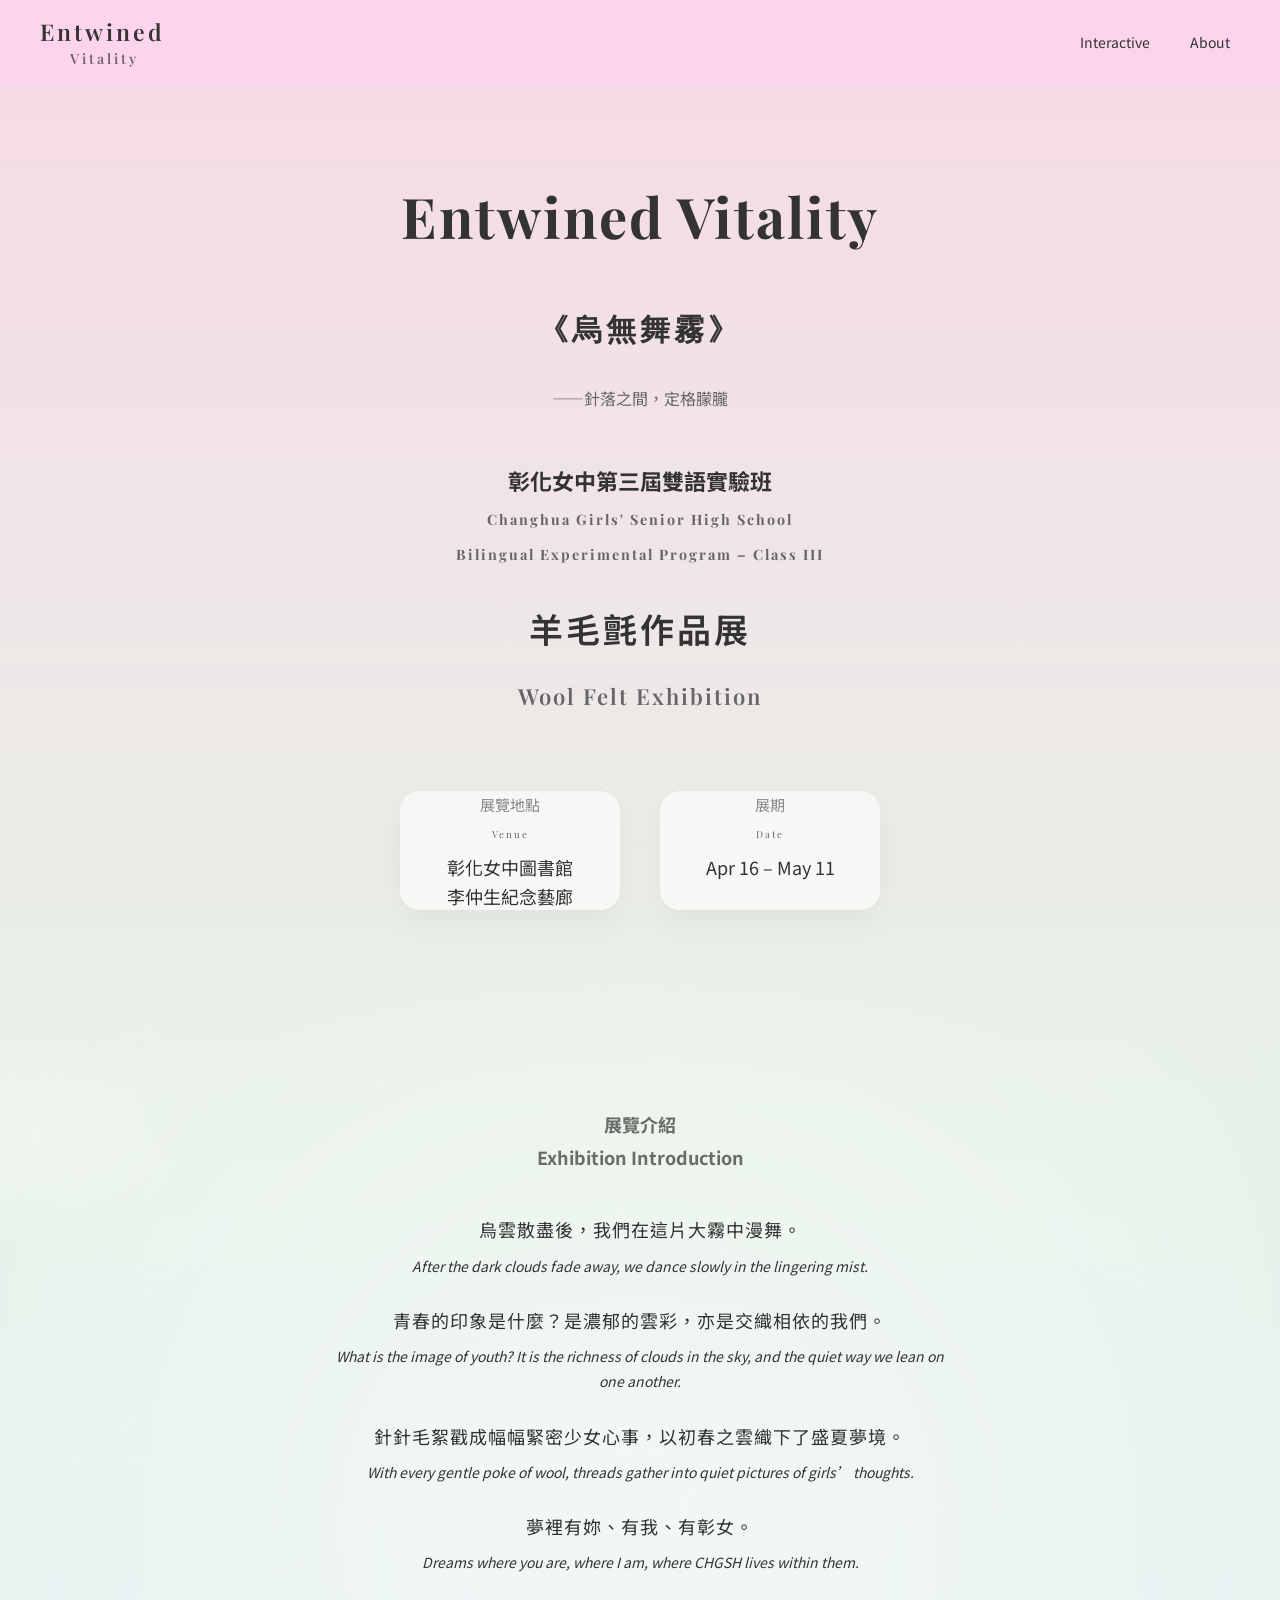
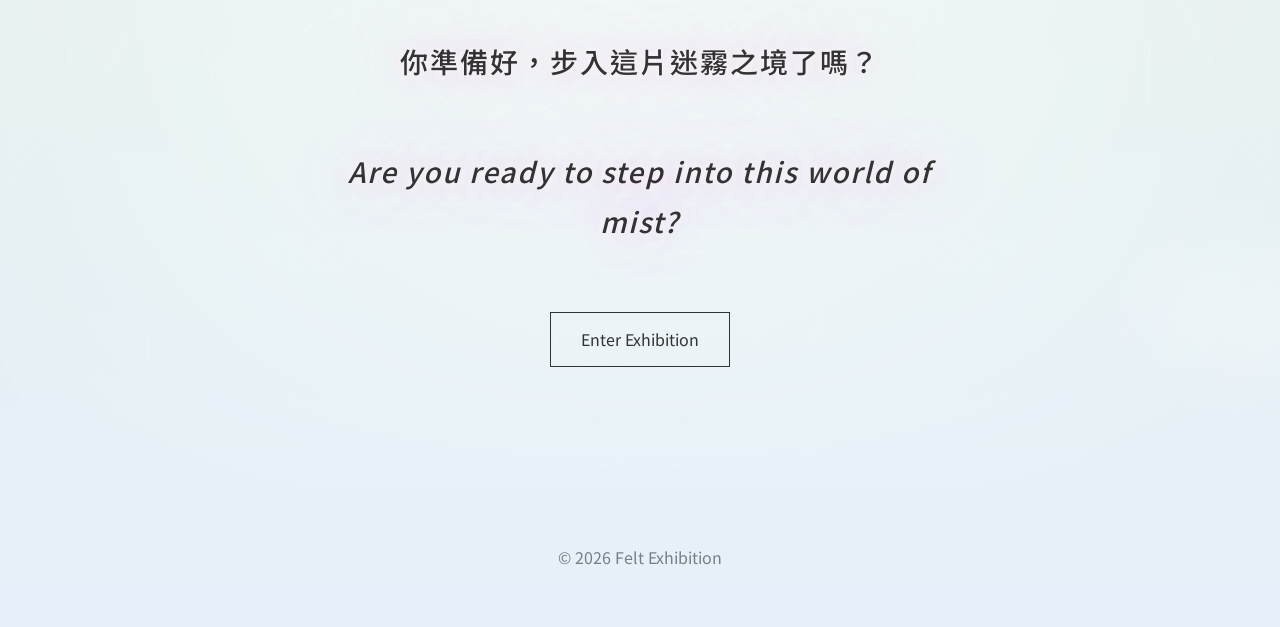
<file: index.html>
<!DOCTYPE html>
<html lang="zh-TW">
<head>
  <meta charset="UTF-8">
  <meta name="viewport" content="width=device-width, initial-scale=1.0">
  <title>Entwined Vitality </title>

  <link rel="stylesheet" href="css/style.css">

  <!-- 字體 -->
  <link href="https://fonts.googleapis.com/css2?family=Playfair+Display:wght@400;600&family=Noto+Sans+TC:wght@300;400;600&display=swap" rel="stylesheet">
</head>

<body>

<!-- 🔹 導覽列 -->
<header class="nav">
  <a href="index.html" class="nav-logo" >Entwined<br> <span>Vitality</span></a>
  <nav>
    <a href="game.html">Interactive</a>
    <a href="about.html">About</a>
  </nav>
</header>

<!-- 🔹 展覽主視覺 -->
<section class="exhibition-info">

  <!-- ⭐ 主標 -->
  <h1 class="main-title scroll-fade">
    Entwined Vitality<br>
    <span>《烏無舞霧》</span>
  </h1>

  <p class="tagline scroll-fade">
    ——針落之間，定格朦朧
  </p>

  <!-- 次標 -->
  <h2 class="exhibition-title scroll-fade">
    彰化女中第三屆雙語實驗班<br>
    <span class="eng">
      Changhua Girls' Senior High School<br>
      Bilingual Experimental Program – Class III
    </span>
  </h2>

  <h3 class="exhibition-main scroll-fade">
    羊毛氈作品展<br>
    <span class="eng">Wool Felt Exhibition</span>
  </h3>

  <!-- 展覽資訊 -->
  <div class="exhibition-details">

    <div class="info-block scroll-fade">
      <div class="info-label">
        展覽地點<br>
        <span class="eng">Venue</span>
      </div>
      <div class="info-text">
        彰化女中圖書館<br>
        李仲生紀念藝廊
      </div>
    </div>

    <div class="info-block scroll-fade">
      <div class="info-label">
        展期<br>
        <span class="eng">Date</span>
      </div>
      <div class="info-text">
        Apr 16 – May 11
      </div>
    </div>

  </div>

</section>

<!-- 🔹 氛圍＋介紹 -->
<section class="hero">

  <canvas id="fiberCanvas"></canvas>
  <div class="cloud cloud1"></div>
  <div class="cloud cloud2"></div>

  <div class="intro">

    <h3 class="subtitle">展覽介紹<br>Exhibition Introduction</h3>

    <p class="scroll-fade chinese">烏雲散盡後，我們在這片大霧中漫舞。</p>
    <p class="scroll-fade english">After the dark clouds fade away, we dance slowly in the lingering mist.</p>

    <p class="scroll-fade chinese">青春的印象是什麼？是濃郁的雲彩，亦是交織相依的我們。</p>
    <p class="scroll-fade english">What is the image of youth? It is the richness of clouds in the sky, and the quiet way we lean on one another.</p>

    <p class="scroll-fade chinese">針針毛絮戳成幅幅緊密少女心事，以初春之雲織下了盛夏夢境。</p>
    <p class="scroll-fade english">With every gentle poke of wool, threads gather into quiet pictures of girls’ thoughts.</p>

    <p class="scroll-fade chinese">夢裡有妳、有我、有彰女。</p>
    <p class="scroll-fade english">Dreams where you are, where I am, where CHGSH lives within them.</p>

    <p class="scroll-fade final chinese">你準備好，步入這片迷霧之境了嗎？</p>
    <p class="scroll-fade final english">Are you ready to step into this world of mist?</p>

    <a href="gallery.html" class="enter-btn">Enter Exhibition</a>

  </div>

</section>

<footer>
  <p>© 2026 Felt Exhibition</p>
</footer>

<script src="JS/main.js"></script>

</body>
</html>
</file>
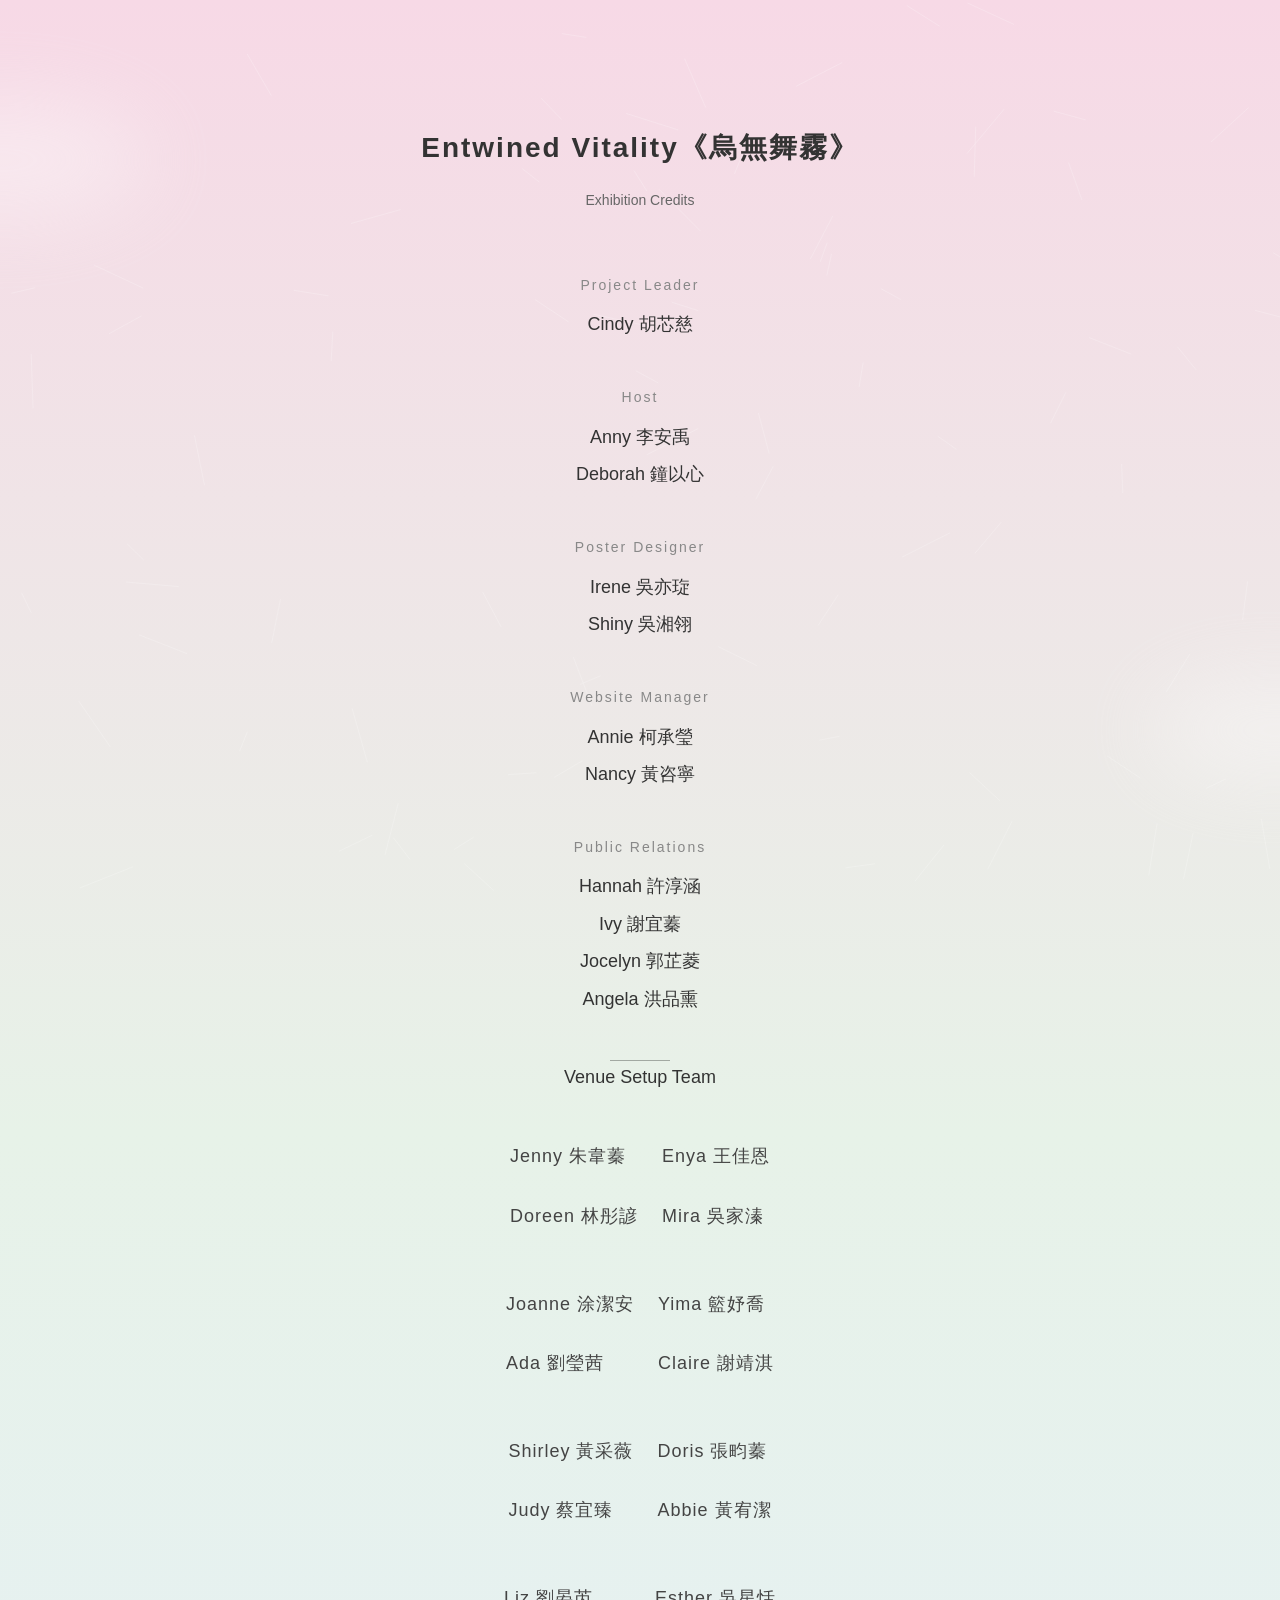
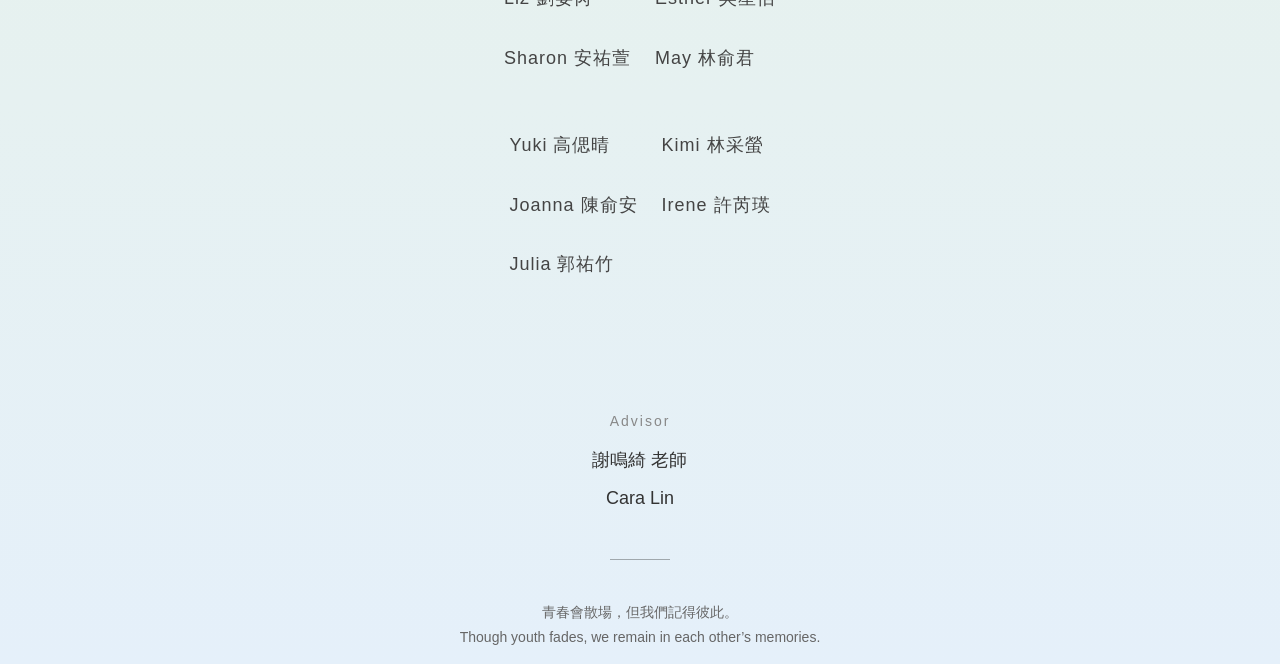
<file: about.html>
<!DOCTYPE html>
<html lang="zh-TW">
<head>
  <meta charset="UTF-8">
  <meta name="viewport" content="width=device-width,initial-scale=1">
  <title>About</title>
  <link rel="stylesheet" href="css/style.css">

  <style>
    /* ===== 整體 ===== */
    .about-section {
      padding: 100px 20px;
      text-align: center;
      max-width: 800px;
      margin:0 auto;
    }

    /* ===== 動畫 ===== */
    .fade-up {
      opacity: 0;
      transform: translateY(30px);
      animation: fadeUp 1s ease forwards;
    }

    .fade-up:nth-child(1) { animation-delay: 0.2s; }
    .fade-up:nth-child(2) { animation-delay: 0.4s; }
    .fade-up:nth-child(3) { animation-delay: 0.6s; }
    .fade-up:nth-child(4) { animation-delay: 0.8s; }
    .fade-up:nth-child(5) { animation-delay: 1s; }

    @keyframes fadeUp {
      to {
        opacity: 1;
        transform: translateY(0);
      }
    }

    /* ===== 上半（電影感） ===== */
    .credits-title {
      font-size: 28px;
      margin-bottom: 10px;
      letter-spacing: 2px;
    }

    .credits-sub {
      font-size: 14px;
      color: #666;
      margin-bottom: 60px;
    }

    .credits-block {
      margin-bottom: 40px;
      text-align: center;
      display: flex;
      flex-direction: column;
      align-items: center;
    }

    .credits-role {
      font-size: 14px;
      letter-spacing: 2px;
      color: #888;
      margin-bottom: 10px;
    }

    .credits-name {
      font-size: 18px;
      margin-bottom: 5px;
    }

    /* ===== 分隔線 ===== */
    .divider {
      margin: auto;
      width: 60px;
      height: 1px;
      background: rgba(0,0,0,0.3);
    }

    /* ===== 下半（團隊） ===== */
    .team-section {
      max-width: 400px;
      margin: auto;
      text-align: center;
    }

    .team-title {
      font-size: 18px;
      margin-bottom: 20px;
    }

    .team-list {
      display: flex;
      flex-wrap: wrap;
      justify-content: center;
    }

    .team-list span {
      display: flex;
      flex-direction: row;
      align-items: center;

      font-size: 18px;
      padding: 10px 12px;
      min-width: 80px;
      gap: 10px;
    }

    .team-list small {
      font-size: 10px;
      color: #888;
    }

    /* 📱 手機優化 */
    @media (max-width: 768px) {
      .credits-title { font-size: 22px; }
      .credits-name { font-size: 16px; }
    }
    @media (max-width: 7698x) {

  .about-section {
    padding: 60px 20px;
    text-align: center;
  }

  .credits-title {
    font-size: 22px;
  }

  .credits-name {
    font-size: 16px;
  }

  .team-list.clean {
    font-size: 13px;
    line-height: 1.8;
  }

}
.team-list.clean {
  line-height: 2.2;
  font-size: 14px;
  color: #444;
  letter-spacing: 1px;
}
@media (max-width: 480px) {

  .team-list.clean p {
    display: flex;
    flex-direction: column;
    align-items: center;
    margin-bottom: 10px;
  }

  .team-list.clean p span {
    display: block;
    margin: 2px 0;
  }

}
.about-page {
  min-height: 100vh;
  display: flex;
  justify-content: center;
}
  </style>
</head>

<body>

<section class="about-pages">

  <canvas id="fiberCanvas"></canvas>
  <div class="cloud cloud1"></div>
  <div class="cloud cloud2"></div>

  <div class="about-section">

    <!-- 🎬 上半 -->
    <h2 class="credits-title fade-up">Entwined Vitality《烏無舞霧》</h2>
    <p class="credits-sub fade-up">Exhibition Credits</p>

    <div class="credits-block fade-up">
      <div class="credits-role">Project Leader</div>
      <div class="credits-name">Cindy 胡芯慈</div>
    </div>

    <div class="credits-block fade-up">
      <div class="credits-role">Host</div>
      <div class="credits-name">Anny 李安禹</div>
      <div class="credits-name">Deborah 鐘以心</div>
    </div>

    <div class="credits-block fade-up">
      <div class="credits-role">Poster Designer</div>
      <div class="credits-name">Irene 吳亦琁</div>
      <div class="credits-name">Shiny 吳湘翎</div>
    </div>

    <div class="credits-block fade-up">
      <div class="credits-role">Website Manager</div>
      <div class="credits-name">Annie 柯承瑩</div>
      <div class="credits-name">Nancy 黃咨寧</div>
    </div>

    <div class="credits-block fade-up">
      <div class="credits-role">Public Relations</div>
      <div class="credits-name">Hannah 許淳涵</div>
      <div class="credits-name">Ivy 謝宜蓁</div>
      <div class="credits-name">Jocelyn 郭芷菱</div>
      <div class="credits-name">Angela 洪品熏</div>
    </div>

    <div class="divider"></div>

    <!-- 👥 下半 -->
<div class="team-section fade-up">

  <div class="team-title">Venue Setup Team</div>

  <div class="team-list clean">

    <p>
      <span>Jenny 朱韋蓁</span>
      <span>Doreen 林彤諺</span>
    </p>
    <p>
      <span>Enya 王佳恩</span>
      <span>Mira 吳家溱</span>
    </p>

    <p>
      <span>Joanne 涂潔安</span>
      <span>Ada 劉瑩茜</span>
    </p>
    <p>
      <span>Yima 籃妤喬</span>
      <span>Claire 謝靖淇</span>
    </p>

    <p>
      <span>Shirley 黃采薇</span>
      <span>Judy 蔡宜臻</span>
    </p>
    <p>
      <span>Doris 張畇蓁</span>
      <span>Abbie 黃宥潔</span>
    </p>

    <p>
      <span>Liz 劉晏芮</span>
      <span>Sharon 安祐萱</span>
    </p>
    <p>
      <span>Esther 吳星恬</span>
      <span>May 林俞君</span>
    </p>

    <p>
      <span>Yuki 高偲晴</span>
      <span>Joanna 陳俞安</span>
      <span>Julia 郭祐竹</span>
    </p>
    <p>
      <span>Kimi 林采螢</span>
      <span>Irene 許芮瑛</span>
    </p>

  </div>

</div>

</div>
<div class="credits-block fade-up">
      <div class="credits-role">Advisor</div>
      <div class="credits-name">謝鳴綺 老師</div>
      <div class="credits-name">Cara Lin</div>
    </div>
    <div class="divider"></div>

    <p class="fade-up" style="margin-top:40px;text-align: center; font-size:14px; color:#666;">
      青春會散場，但我們記得彼此。<br>
      Though youth fades, we remain in each other’s memories.
    </p>

  </div>

</section>

<script src="JS/main.js"></script>

</body>
</html>
</file>
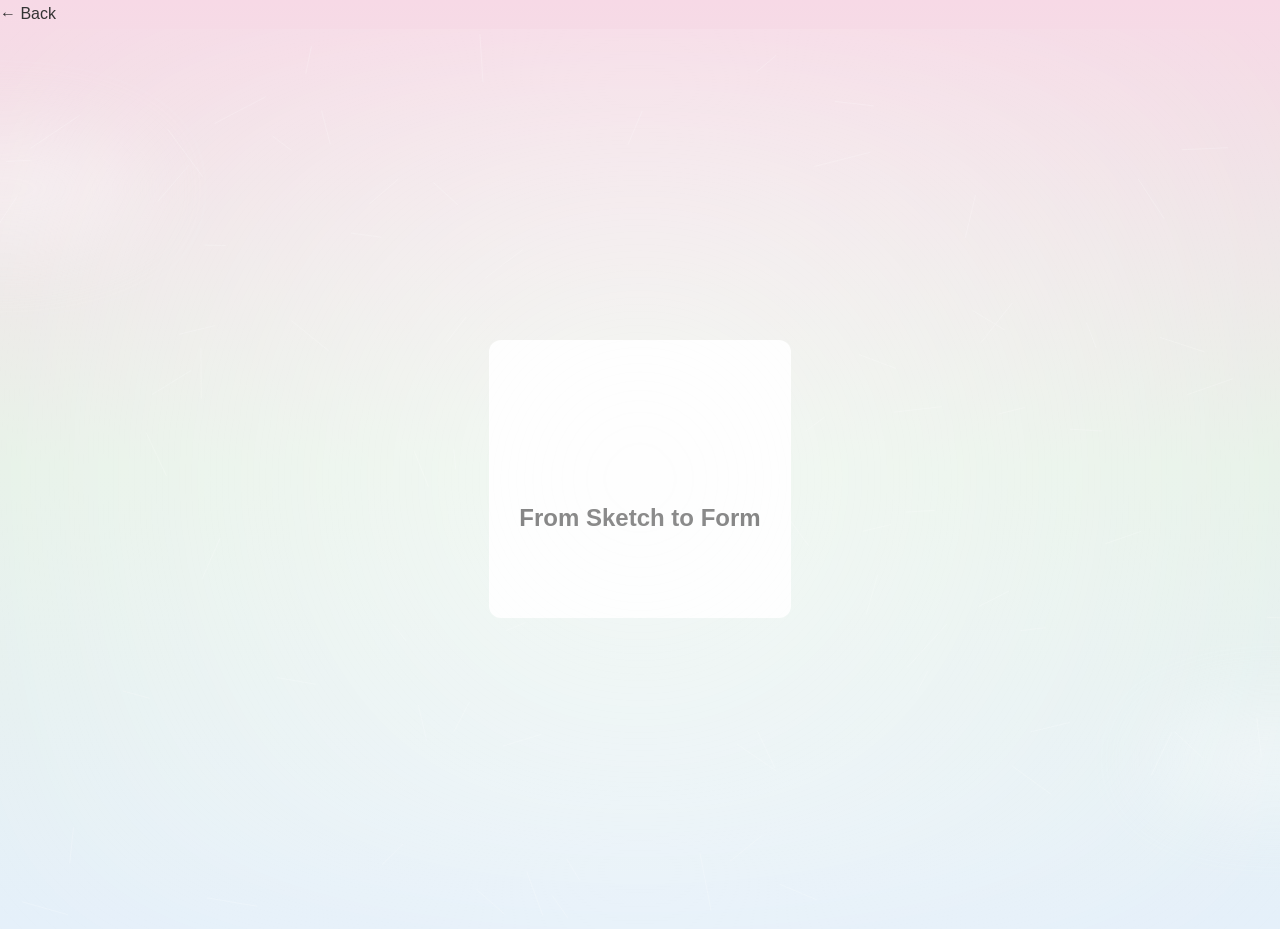
<file: detail.html>
<!DOCTYPE html>
<html lang="zh-TW">
<head>
  <meta charset="UTF-8">
  <title>Work Detail</title>
  <link rel="stylesheet" href="css/style.css">
</head>

<body>

  <div class="back-btn">← Back</div>

<section class="hero">

  <canvas id="fiberCanvas"></canvas>
  <div class="cloud cloud1"></div>
  <div class="cloud cloud2"></div>

  <div class="detail">

    <img id="main-img">

    <h3 id="author"></h3>

    <h1 id="title_zh"></h1>
    <h2 id="title_en"></h2>

    <p id="desc_zh"></p>
    <p id="desc_en"></p>
    <br><br>
    <h2>From Sketch to Form</h2>

    <img id="ref-img">

  </div>

</section>

<script src="JS/main.js"></script>
<script src="JS/works.js"></script>
<script src="JS/detail.js"></script>

</body>
</html>
</file>
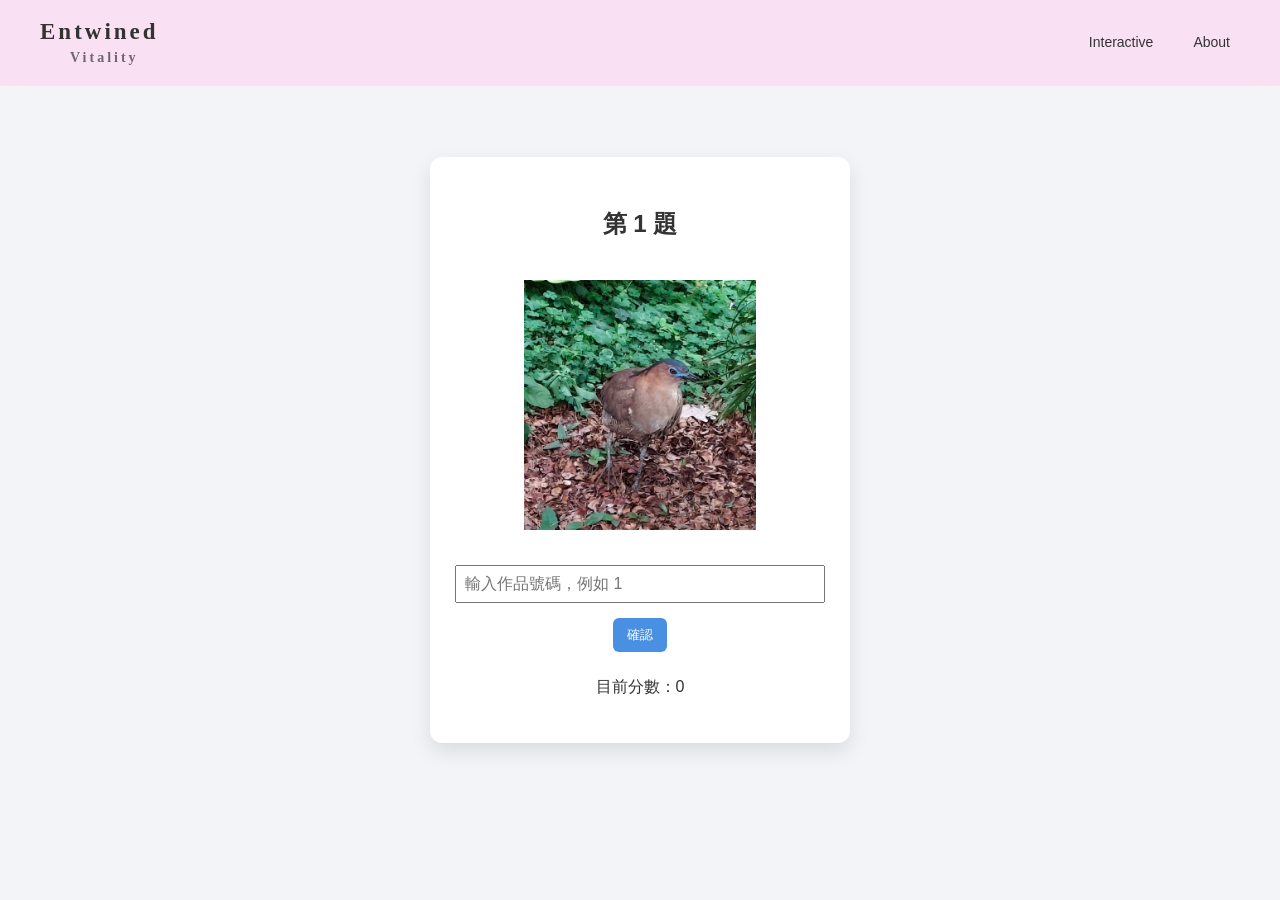
<file: game.html>
<!DOCTYPE html>
<html lang="zh">
<head>
<meta charset="UTF-8">
<meta name="viewport" content="width=device-width, initial-scale=1.0">
<title>草圖配對遊戲</title>
<link rel="stylesheet" href="css/style.css">
<style>
body{font-family:Arial,sans-serif;background:#f2f4f8;display:flex;justify-content:center;align-items:center;height:100vh;margin:0;}
.container{background:white;padding:25px;width:420px;border-radius:12px;box-shadow:0 8px 20px rgba(0,0,0,0.1);text-align:center;}
img{width:100%;max-height:250px;object-fit:contain;margin:15px 0;}
input{width:100%;padding:8px;font-size:16px;margin:10px 0;}
button{padding:8px 14px;border:none;border-radius:6px;cursor:pointer;background:#4a90e2;color:white;margin:5px;}
#overlay{position:fixed;top:0;left:0;width:100%;height:100%;background:rgba(0,0,0,0.5);display:none;}
#popup{position:fixed;top:50%;left:50%;transform:translate(-50%,-50%);background:white;padding:20px;border-radius:10px;display:none;}

</style>
</head>
<body>

<header class="nav">
  <a href="index.html" class="nav-logo" >Entwined<br> <span>Vitality</span></a>
  <nav>
    <a href="game.html">Interactive</a>
    <a href="about.html">About</a>
  </nav>
</header>

<div class="container" id="quizArea">
  <h2 id="question"></h2>
  <img id="sketchImage">
  <input type="text" id="answer" placeholder="輸入作品號碼，例如 1">
  <button onclick="checkAnswer()">確認</button>
  <p id="currentScore">目前分數：0</p>
</div>

<div id="overlay"></div>

<div id="popup">
  <p id="popupText"></p>
  <button id="nextBtn" onclick="nextQuestion()">下一題</button>
</div>

<div class="container" id="resultArea" style="display:none;">
  <h2>完成 🎉</h2>
  <p id="finalScore"></p>
  <p id="finalMessage"></p>
  <button onclick="restartQuiz()">重新開始</button>
</div>

<script>
// ------------------ 遊戲變數 ------------------
let currentQuestion = 0;
let score = 0;
let quiz5 = [];

// 建立32題
const quiz = [];
for(let i=1;i<=32;i++){
  quiz.push({
    answer:String(i), // 答案就是照片數字
    image:"image/drafts/"+String(i).padStart(2,"0")+".jpg"
  });
}

// 洗牌函數
function shuffle(array){
  for(let i=array.length-1;i>0;i--){
    let j=Math.floor(Math.random()*(i+1));
    [array[i],array[j]]=[array[j],array[i]];
  }
  return array;
}

// ------------------ 遊戲流程 ------------------
function startQuiz(){
  score = 0;
  currentQuestion = 0;
  quiz5 = shuffle([...quiz]).slice(0,5); // 取 5 題
  document.getElementById("resultArea").style.display = "none";
  document.getElementById("quizArea").style.display = "block";
  updateScoreDisplay();
  loadQuestion();
}

// 載入題目
function loadQuestion(){
  let q = quiz5[currentQuestion];
  document.getElementById("question").textContent =
    "第 " + (currentQuestion+1) + "  題";
  document.getElementById("sketchImage").src = q.image;
  document.getElementById("answer").value="";
  
  // 每次載入題目，下一題按鈕先顯示
  document.getElementById("nextBtn").style.display = "inline-block";
}

// 更新累積分數顯示
function updateScoreDisplay(){
  document.getElementById("currentScore").textContent = "目前分數：" + score;
}

// 確認答案
function checkAnswer(){
  let userAnswer = document.getElementById("answer").value.trim();
  if(userAnswer === "") return;

  let correct = parseInt(userAnswer) === parseInt(quiz5[currentQuestion].answer);
  if(correct){
    score += 20;
    updateScoreDisplay();
  }

  // 如果是最後一題，直接跳結果頁面
  if(currentQuestion === quiz5.length - 1){
    showResult();
  } else {
    showPopup(correct ? "✔ 答對了！得20分" : "✘ 答錯了！");
  }
}


// 顯示答題彈窗
function showPopup(message){
  document.getElementById("popupText").textContent = message;
  document.getElementById("overlay").style.display = "block";
  document.getElementById("popup").style.display = "block";
}

// 下一題
function nextQuestion(){
  document.getElementById("overlay").style.display = "none";
  document.getElementById("popup").style.display = "none";

  currentQuestion++;
  if(currentQuestion < quiz5.length){
    loadQuestion();
  }
}

// 顯示結果頁面
function showResult(){
  document.getElementById("quizArea").style.display = "none";
  document.getElementById("popup").style.display = "none";
  document.getElementById("overlay").style.display = "none";
  document.getElementById("resultArea").style.display = "block";
  
  document.getElementById("finalScore").textContent = 
    "你的分數：" + score + " / 100";

  let msg = "";
  if(score === 100) msg = "🎉 你太厲害了！恭喜獲得大獎！請憑手機畫面換取禮物~";
  else if(score >= 80) msg = "👍很棒！恭喜獲得中獎！請憑手機畫面換取禮物~";
  else if(score >= 60) msg = "🙂 不錯！恭喜獲得小獎！請憑手機畫面換取禮物~";
  else msg = "😅60分以下沒有禮物，沒關係，多玩幾次就好！";
  document.getElementById("finalMessage").textContent = msg;
}

// 重新開始
function restartQuiz(){
  startQuiz();
}

// ------------------ 初始化 ------------------
startQuiz();
</script>
</body>
</html>
</file>
<file: css/style.css>
/* Reset */
html,body{margin:0;padding:0;}
*{box-sizing:border-box;}

/* Base */
body{
  font-family:-apple-system,BlinkMacSystemFont,"Segoe UI",sans-serif;
  color:#333;
  line-height:1.8;
  background: linear-gradient(180deg, #F7D9E6, #E7F2E8, #E5F0FA);
  min-height:100vh;
}

/* Navigation */
.nav {
  display: flex;
  justify-content: space-between;
  align-items: center;
  padding: 20px 40px;
  position: fixed;
  top: 0;
  width: 100%;
  z-index: 1000;
  background: rgba(255,210,240,0.6);
  backdrop-filter: blur(10px);
  padding: 12px 20px;
}

.nav nav a {
  text-decoration: none;
  color: #333;
  font-size: 14px;
  padding: 10px 10px;
  display: flex;
  gap: 2px;
}
.nav-logo{
  font-weight:600;font-size:14px;letter-spacing:1px;
  font-family: 'Playfair Display', serif;
  letter-spacing: 3px;
  font-weight: 500s;
  font-size: 23px;
  line-height: 1;
}
.nav-logo span {
  margin-left: 30px;
  font-size: 20px;
  opacity: 0.7;
  font-size: 14px;
}
.nav a:hover{opacity:0.6;}

/* Hero */
.hero{
  position:relative;
  min-height:100vh;
  padding:120px 20px;
  display:flex;
  justify-content:center;
  align-items:center;
  text-align:center;
  overflow:hidden;
}

/* Canvas 層 */
#fiberCanvas{
  position:absolute;
  top:0;
  left:0;
  width:100%;
  height:100%;
  pointer-events:none;
  opacity:0.35;
  z-index:0;
}

/* 雲霧層 */
.cloud{
  position:absolute;
  background:white;
  border-radius:50%;
  opacity:0.35;
  filter:blur(40px);
}
.cloud1{
  width:300px; height:120px;
  top:100px; left:-150px;
  animation:float 40s linear infinite;
}
.cloud2{
  width:250px; height:100px;
  bottom:120px; right:-120px;
  animation:float2 45s linear infinite;
}
@keyframes float{from{transform:translateX(0);}to{transform:translateX(140vw);}}
@keyframes float2{from{transform:translateX(0);}to{transform:translateX(-140vw);}}

/* Intro 文字層 */
.intro{max-width:700px;position:relative;z-index:1;padding: 0 20px;}
.subtitle{font-size:18px;opacity:0.7;margin-bottom:40px;padding: 0 20px;}
.chinese{font-size:18px;letter-spacing:1px;padding: 0 20px;}
.english{font-size:14px;opacity:0.55;font-style:italic;margin-top:-10px;margin-bottom:25px ;padding: 0 20px;}
.scroll-fade{opacity:0;transform:translateY(40px);transition:all 1.2s ease;padding: 0 20px;}
.scroll-fade.show{opacity:1;transform:translateY(0);padding: 0 20px;}
.final{font-size:28px;margin-top:60px;font-weight:500;letter-spacing:2px;
text-shadow:0 0 10px rgba(255,255,255,0.9),0 0 20px rgba(255,210,240,0.8),0 0 50px rgba(255,210,240,0.6);padding: 0 20px;}

/* Hero 霧感 */
.hero::after{
  content:"";
  position:absolute;
  top:0; left:0;
  width:100%; height:100%;
  background:radial-gradient(circle at center, rgba(255,255,255,0.5), rgba(255,255,255,0));
  filter:blur(80px);
  pointer-events:none;
  z-index:0;
}

/* Button */
.enter-btn{
  display:inline-block;
  margin-top:40px;
  padding:12px 30px;
  border:1px solid #333;
  text-decoration:none;
  color:#333;
  transition:0.3s;
}
.enter-btn:hover{background:#333;color:white;}

/* Footer */
footer{text-align:center;padding:40px 0;opacity:0.6;}

.exhibition-info{
text-align:center;
padding:140px 20px 80px 20px;
}

.exhibition-title{
font-size:36px;
line-height:1.6;
margin-bottom:30px;
}

.exhibition-main{
font-size:48px;
font-weight:600;
letter-spacing:3px;
margin-bottom:70px;
}

.eng{
font-family:"Playfair Display", serif;
font-size:0.65em;
letter-spacing:2px;
color:#666;
}

.exhibition-details{
display:flex;
justify-content:center;
gap:120px;
flex-wrap:wrap;
margin-top:40px;
}

.info-block{
background:rgba(255,255,255,0.6);
backdrop-filter:blur(12px);
padding:28px 40px;
border-radius:18px;
min-width:240px;

box-shadow:0 10px 30px rgba(0,0,0,0.05);
}

.info-label{
font-size:25px;
margin-bottom:8px;
}

.info-text{
font-size:18px;
line-height:1.6;
}

/* 動畫 */

.scroll-fade{
opacity:0;
transform:translateY(40px);
transition:all 1s ease;
}

.scroll-fade.show{
opacity:1;
transform:translateY(0);
}

/* 一個一個出現 */

.scroll-fade:nth-child(1){transition-delay:0.2s;}
.scroll-fade:nth-child(2){transition-delay:0.4s;}
.scroll-fade:nth-child(3){transition-delay:0.6s;}
.scroll-fade:nth-child(4){transition-delay:0.8s;}

body{
font-family: "Noto Sans TC", sans-serif;
}
/* 作品區 */
.gallery {
  display: grid;
  grid-template-columns: repeat(2, 1fr); /* 手機2欄 */
  gap: 16px;
  padding: 80px 20px;
}

@media (min-width: 768px) {
  .gallery {
    grid-template-columns: repeat(4, 1fr); /* 電腦4欄 */
  }
}

/* 卡片 */
.card {
  background: rgba(255,255,255,0.9);
  border-radius: 12px;
  overflow: hidden;

  opacity: 0;
  transform: translateY(30px);
  transition: 0.6s;
}

.card.show {
  opacity: 1;
  transform: translateY(0);
}

.card img {
  width: 100%;
  height: 160px;
  object-fit: cover; /* ⭐關鍵 */

}

.card-info {
  padding: 10px;
}

.card-title {
  font-size: 14px;
  font-weight: bold;
}

.card-name {
  font-size: 12px;
  color: #666;
}


/* hover 浮起 */
.card:hover {
  transform: translateY(-10px) scale(1.03);
}


.card p {
  text-align: center;
  padding: 10px;
  font-size: 14px;
}
.detail {
  max-width: 800px;
  margin: 100px auto;
  padding: 30px;
  background: rgba(255,255,255,0.9);
  border-radius: 12px;
}

.detail img {
  width: 100%;
  margin-bottom: 15px;
}
/* 📱 手機版 */
@media (max-width: 768px) {

  h1 {
    font-size: 24px;
  }

  h2 {
    font-size: 18x;
    letter-spacing: 2px;
    opacity: 0.7;
  }

  p {
    font-size: 16px;
    line-height: 1.6;
  }


}
/* ===== 主視覺（解決沒有重點的問題） ===== */
.main-title {
  font-family: 'Playfair Display', serif;
  font-size: 56px;
  text-align: center;
  margin-bottom: 10px;
  letter-spacing: 2px;
}

.main-title span {
  font-size: 30px;
  letter-spacing: 4px;
}

.tagline {
  text-align: center;
  font-size: 16px;
  color: #666;
  margin-bottom: 50px;
}


/* ===== 展覽資訊區（變高級） ===== */
.exhibition-info {
  text-align: center;
  padding: 120px 20px 60px;
}

.exhibition-title {
  font-size: 22px;
  line-height: 1.6;
  margin-top: 40px;
}

.exhibition-main {
  font-size: 34px;
  font-weight: 600;
  letter-spacing: 3px;
  margin-top: 20px;
}


/* ===== 資訊卡（質感核心🔥） ===== */
.exhibition-details {
  display: flex;
  justify-content: center;
  gap: 40px;
  margin-top: 50px;
  flex-wrap: wrap;
}

.info-block {
  padding: 25px 35px;
  border-radius: 20px;
  min-width: 220px;

  box-shadow: 0 10px 30px rgba(0,0,0,0.05);
  transition: 0.3s;
}

.info-block:hover {
  transform: translateY(-5px);
}

.info-label {
  font-size: 15px;
  color: #888;
  margin-bottom: 8px;
}

.info-text {
  font-size: 18px;
}


/* ===== nav 升級（不再擠） ===== */
.nav {
  display: flex;
  justify-content: space-between;
  align-items: center;
  padding: 20px 40px;
}

.nav nav {
  display: flex;
  gap: 20px;
}

.nav nav a {
  text-decoration: none;
  color: #333;
  font-size: 14px;
}
.nav-logo
{
  text-decoration: none;
  color: inherit;
}


/* ===== 作品卡再升級（你會有感） ===== */
.card img {
  width: 100%;
  height: 180px;
  object-fit: cover;
}

.card-title {
  font-size: 15px;
  font-weight: 600;
}

.card-name {
  font-size: 12px;
  color: #777;
}


/* ===== 手機版（解你最大痛點🔥） ===== */
@media (max-width: 768px) {


  .nav {
    flex-direction: row;
    align-items: center;
    justify-content: space-between;
  }

  .nav nav {
    display: flex;
    flex-wrap: nowrap;
    gap: 8px;
  }

  .nav a {
    font-size: 12px;
    flex: none;
  .nav a:hover{
    color: #000;
  }

  .gallery {
    grid-template-columns: repeat(2, 1fr);
  }

}

}
</file>
